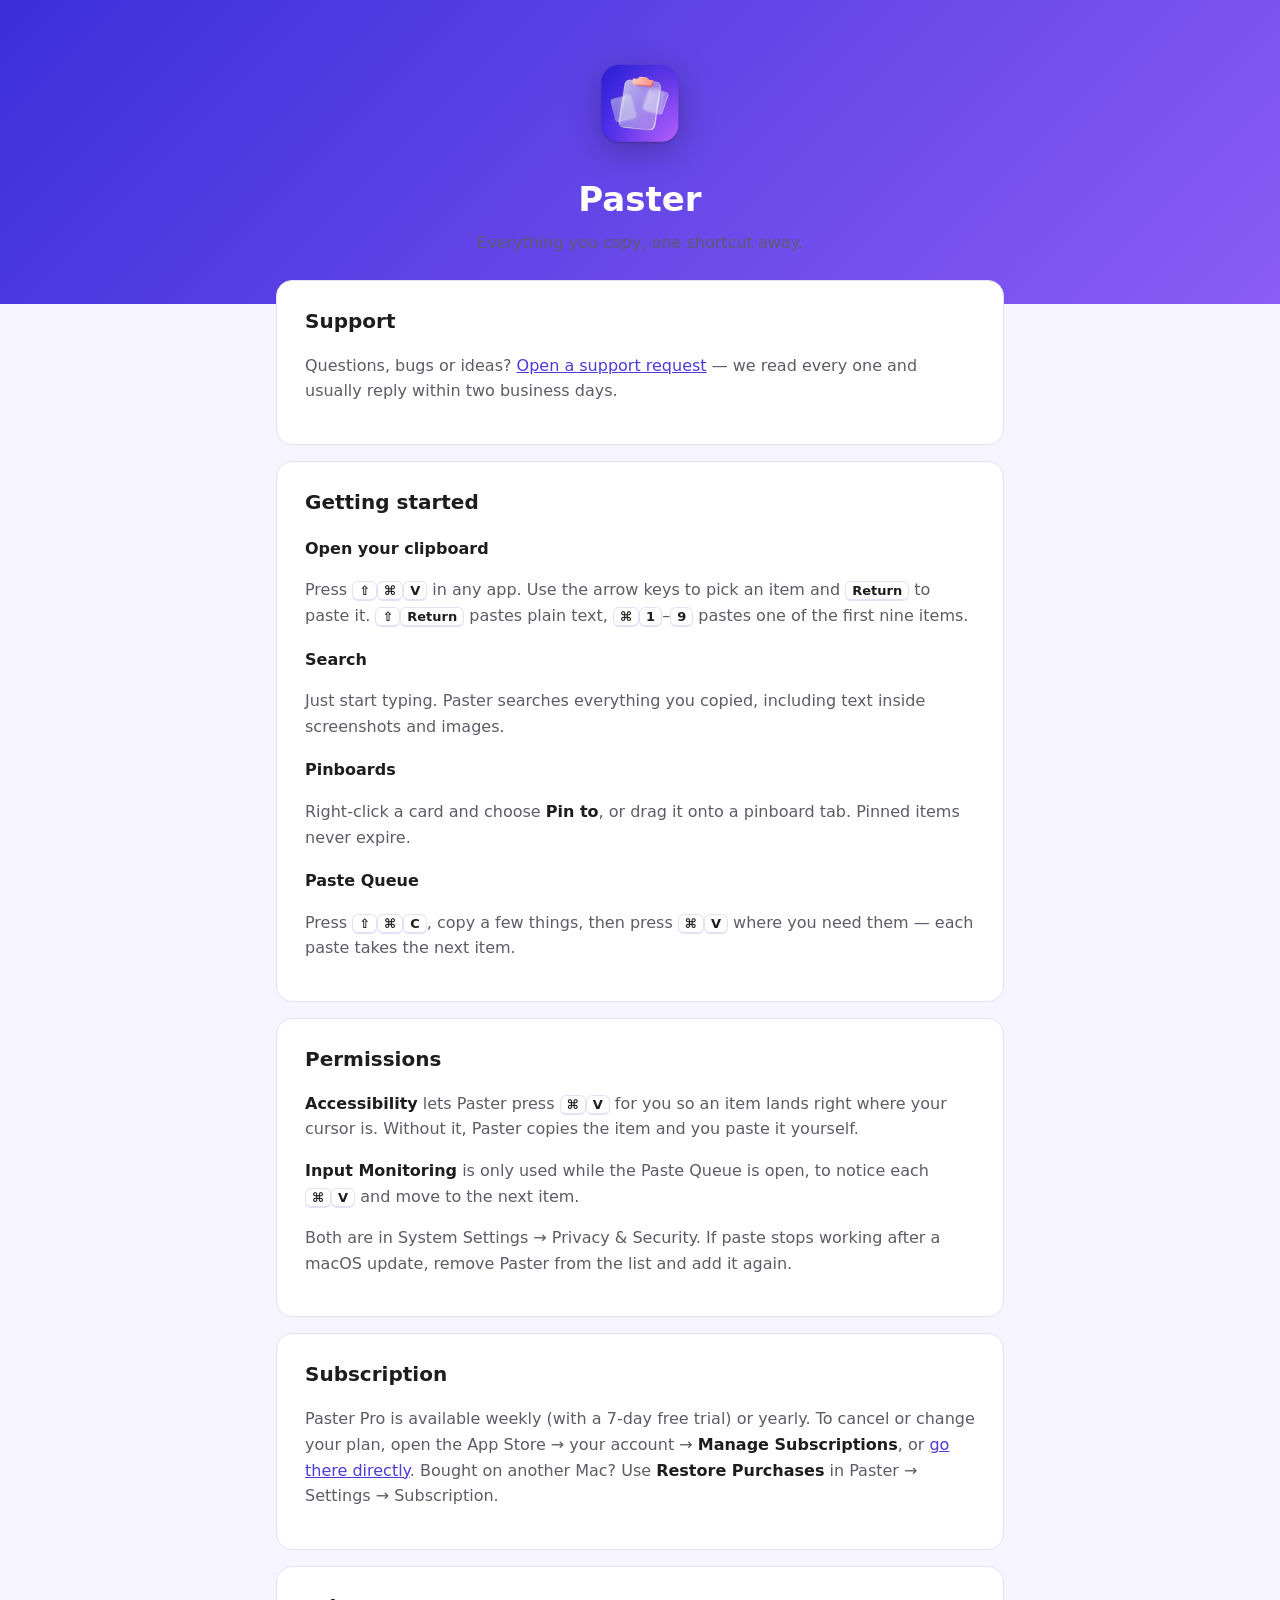
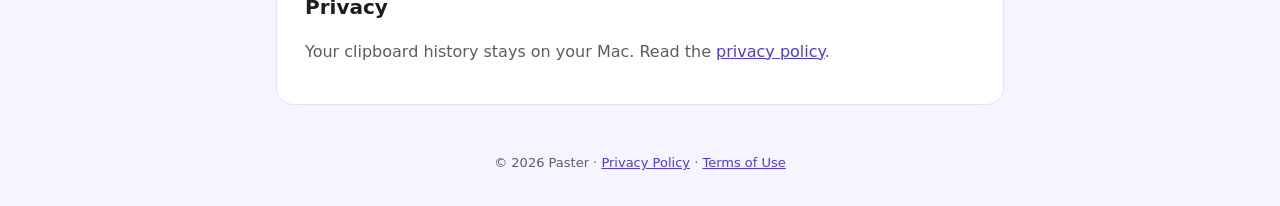
<file: index.html>
<!doctype html><html lang="en"><head><meta charset="utf-8"><meta name="viewport" content="width=device-width,initial-scale=1">
<title>Paster — Clipboard History for Mac</title><meta name="description" content="Paster keeps everything you copy on your Mac, searchable and one shortcut away."><link rel="icon" href="icon.png"><link rel="stylesheet" href="style.css"></head>
<body><header><img src="icon.png" alt="Paster app icon"><h1>Paster</h1><p>Everything you copy, one shortcut away.</p></header>
<main>
<section><h2>Support</h2>
<p>Questions, bugs or ideas? <a href="https://github.com/b4udie/paster/issues/new">Open a support request</a> — we read every one and usually reply within two business days.</p></section>
<section><h2>Getting started</h2>
<h3>Open your clipboard</h3><p>Press <kbd>⇧</kbd><kbd>⌘</kbd><kbd>V</kbd> in any app. Use the arrow keys to pick an item and <kbd>Return</kbd> to paste it. <kbd>⇧</kbd><kbd>Return</kbd> pastes plain text, <kbd>⌘</kbd><kbd>1</kbd>–<kbd>9</kbd> pastes one of the first nine items.</p>
<h3>Search</h3><p>Just start typing. Paster searches everything you copied, including text inside screenshots and images.</p>
<h3>Pinboards</h3><p>Right-click a card and choose <strong>Pin to</strong>, or drag it onto a pinboard tab. Pinned items never expire.</p>
<h3>Paste Queue</h3><p>Press <kbd>⇧</kbd><kbd>⌘</kbd><kbd>C</kbd>, copy a few things, then press <kbd>⌘</kbd><kbd>V</kbd> where you need them — each paste takes the next item.</p></section>
<section><h2>Permissions</h2>
<p><strong>Accessibility</strong> lets Paster press <kbd>⌘</kbd><kbd>V</kbd> for you so an item lands right where your cursor is. Without it, Paster copies the item and you paste it yourself.</p>
<p><strong>Input Monitoring</strong> is only used while the Paste Queue is open, to notice each <kbd>⌘</kbd><kbd>V</kbd> and move to the next item.</p>
<p>Both are in System Settings → Privacy &amp; Security. If paste stops working after a macOS update, remove Paster from the list and add it again.</p></section>
<section><h2>Subscription</h2>
<p>Paster Pro is available weekly (with a 7-day free trial) or yearly. To cancel or change your plan, open the App Store → your account → <strong>Manage Subscriptions</strong>, or <a href="https://apps.apple.com/account/subscriptions">go there directly</a>. Bought on another Mac? Use <strong>Restore Purchases</strong> in Paster → Settings → Subscription.</p></section>
<section><h2>Privacy</h2><p>Your clipboard history stays on your Mac. Read the <a href="privacy.html">privacy policy</a>.</p></section>
</main><footer>© 2026 Paster · <a href="privacy.html">Privacy Policy</a> · <a href="https://www.apple.com/legal/internet-services/itunes/dev/stdeula/">Terms of Use</a></footer></body></html>
</file>
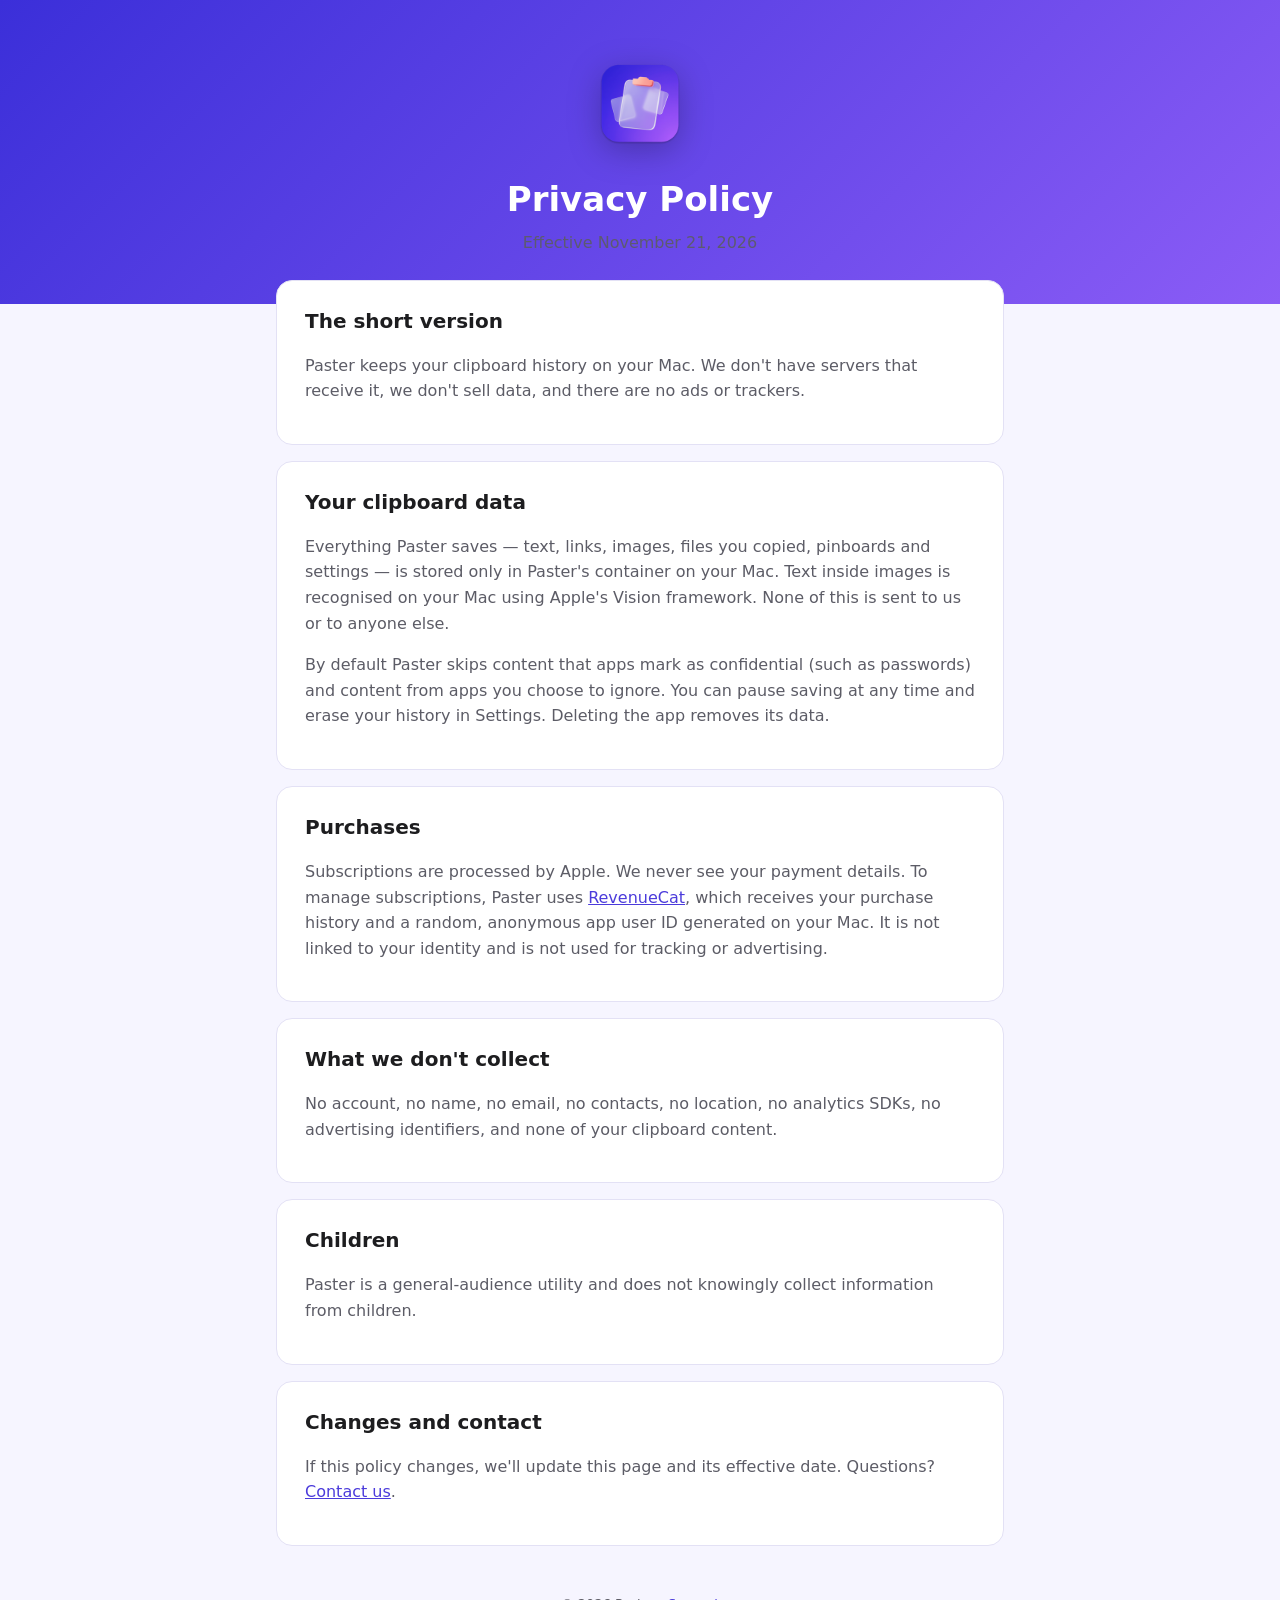
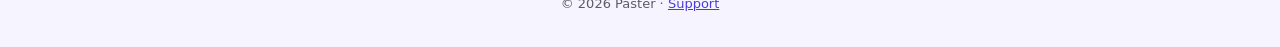
<file: privacy.html>
<!doctype html><html lang="en"><head><meta charset="utf-8"><meta name="viewport" content="width=device-width,initial-scale=1">
<title>Paster Privacy Policy</title><link rel="icon" href="icon.png"><link rel="stylesheet" href="style.css"></head>
<body><header><img src="icon.png" alt="Paster app icon"><h1>Privacy Policy</h1><p>Effective November 21, 2026</p></header>
<main>
<section><h2>The short version</h2><p>Paster keeps your clipboard history on your Mac. We don't have servers that receive it, we don't sell data, and there are no ads or trackers.</p></section>
<section><h2>Your clipboard data</h2>
<p>Everything Paster saves — text, links, images, files you copied, pinboards and settings — is stored only in Paster's container on your Mac. Text inside images is recognised on your Mac using Apple's Vision framework. None of this is sent to us or to anyone else.</p>
<p>By default Paster skips content that apps mark as confidential (such as passwords) and content from apps you choose to ignore. You can pause saving at any time and erase your history in Settings. Deleting the app removes its data.</p></section>
<section><h2>Purchases</h2>
<p>Subscriptions are processed by Apple. We never see your payment details. To manage subscriptions, Paster uses <a href="https://www.revenuecat.com/privacy">RevenueCat</a>, which receives your purchase history and a random, anonymous app user ID generated on your Mac. It is not linked to your identity and is not used for tracking or advertising.</p></section>
<section><h2>What we don't collect</h2><p>No account, no name, no email, no contacts, no location, no analytics SDKs, no advertising identifiers, and none of your clipboard content.</p></section>
<section><h2>Children</h2><p>Paster is a general-audience utility and does not knowingly collect information from children.</p></section>
<section><h2>Changes and contact</h2><p>If this policy changes, we'll update this page and its effective date. Questions? <a href="https://github.com/b4udie/paster/issues/new">Contact us</a>.</p></section>
</main><footer>© 2026 Paster · <a href="index.html">Support</a></footer></body></html>
</file>
<file: style.css>
:root{--bg:#f6f5ff;--surface:#fff;--text:#1d1d1f;--muted:#5c5c66;--accent:#4b3bdb;--border:#e3e1f5}
@media (prefers-color-scheme:dark){:root{--bg:#141320;--surface:#1f1d2e;--text:#f2f2f5;--muted:#a8a8b2;--accent:#a397ff;--border:#2e2b45}}
*{box-sizing:border-box}body{margin:0;background:var(--bg);color:var(--text);font:16px/1.6 -apple-system,BlinkMacSystemFont,"SF Pro Text",system-ui,sans-serif}
header{background:linear-gradient(135deg,#3b2fd9,#8b5cf6);color:#fff;padding:56px 16px 48px;text-align:center}
header img{width:96px;height:96px;filter:drop-shadow(0 8px 16px rgba(0,0,0,.25))}
header h1{margin:12px 0 4px;font-size:34px}header p{margin:0;opacity:.92}
main{max-width:760px;margin:-24px auto 48px;padding:0 16px}
section{background:var(--surface);border:1px solid var(--border);border-radius:16px;padding:24px 28px;margin-bottom:16px}
h2{font-size:20px;margin:0 0 8px}h3{font-size:16px;margin:18px 0 4px}p,li{color:var(--muted)}strong{color:var(--text)}
a{color:var(--accent)}kbd{font:600 13px ui-rounded,system-ui;border:1px solid var(--border);border-bottom-width:2px;border-radius:6px;padding:1px 6px;color:var(--text)}
footer{text-align:center;color:var(--muted);font-size:13px;padding-bottom:32px}
</file>
